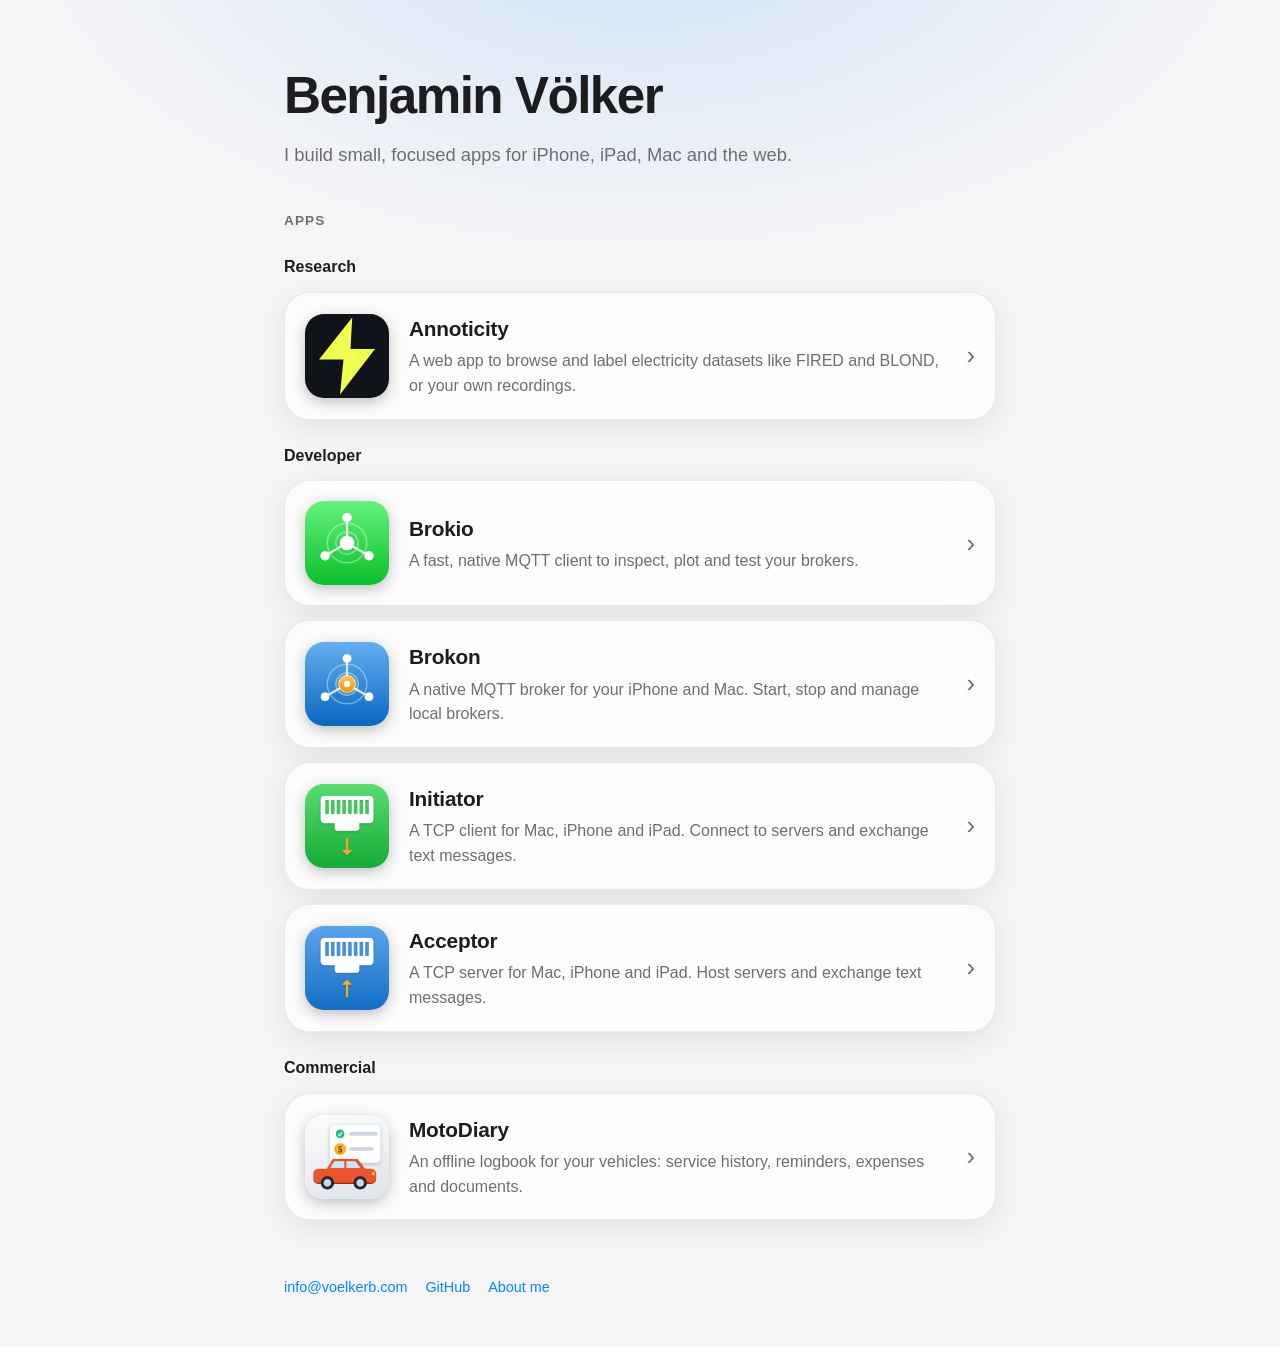
<file: index.html>
<!DOCTYPE html>
<html lang="en">
<head>
  <meta charset="utf-8">
  <meta name="viewport" content="width=device-width, initial-scale=1">
  <title>Benjamin Völker – Apps</title>
  <meta name="description" content="Apps by Benjamin Völker.">
  <link rel="icon" href="favicon.png">
  <link rel="stylesheet" href="style.css">
</head>
<body>
  <div class="wrap">
    <header class="site">
      <h1>Benjamin Völker</h1>
      <p>I build small, focused apps for iPhone, iPad, Mac and the web.</p>
    </header>

    <h2>Apps</h2>
    <section aria-labelledby="apps-research">
    <h3 class="app-category" id="apps-research">Research</h3>
    <a class="card" href="annoticity/">
      <img src="annoticity/icon.svg" alt="Annoticity app icon">
      <div>
        <h4>Annoticity</h4>
        <p>A web app to browse and label electricity datasets like FIRED and BLOND, or your own recordings.</p>
      </div>
      <span class="chev">›</span>
    </a>
    </section>
    <section aria-labelledby="apps-developer">
    <h3 class="app-category" id="apps-developer">Developer</h3>
    <a class="card" href="brokio/">
      <img src="brokio/icon.png" alt="Brokio app icon">
      <div>
        <h4>Brokio</h4>
        <p>A fast, native MQTT client to inspect, plot and test your brokers.</p>
      </div>
      <span class="chev">›</span>
    </a>
    <a class="card" href="brokon/">
      <img src="brokon/icon.png" alt="Brokon app icon">
      <div>
        <h4>Brokon</h4>
        <p>A native MQTT broker for your iPhone and Mac. Start, stop and manage local brokers.</p>
      </div>
      <span class="chev">›</span>
    </a>
    <a class="card" href="tcpclient/">
      <img src="tcpclient/icon.png" alt="Initiator app icon">
      <div>
        <h4>Initiator</h4>
        <p>A TCP client for Mac, iPhone and iPad. Connect to servers and exchange text messages.</p>
      </div>
      <span class="chev">›</span>
    </a>
    <a class="card" href="tcpserver/">
      <img src="tcpserver/icon.png" alt="Acceptor app icon">
      <div>
        <h4>Acceptor</h4>
        <p>A TCP server for Mac, iPhone and iPad. Host servers and exchange text messages.</p>
      </div>
      <span class="chev">›</span>
    </a>
    </section>
    <section aria-labelledby="apps-commercial">
    <h3 class="app-category" id="apps-commercial">Commercial</h3>
    <a class="card" href="motorfolio/">
      <img src="motorfolio/icon.png?v=20261116" alt="MotoDiary app icon">
      <div>
        <h4>MotoDiary</h4>
        <p>An offline logbook for your vehicles: service history, reminders, expenses and documents.</p>
      </div>
      <span class="chev">›</span>
    </a>
    </section>

    <footer>
      <a href="mailto:info@voelkerb.com">info@voelkerb.com</a>
      <a href="https://github.com/voelkerb">GitHub</a>
      <a href="https://voelkerb.github.io/">About me</a>
    </footer>
  </div>
</body>
</html>
</file>
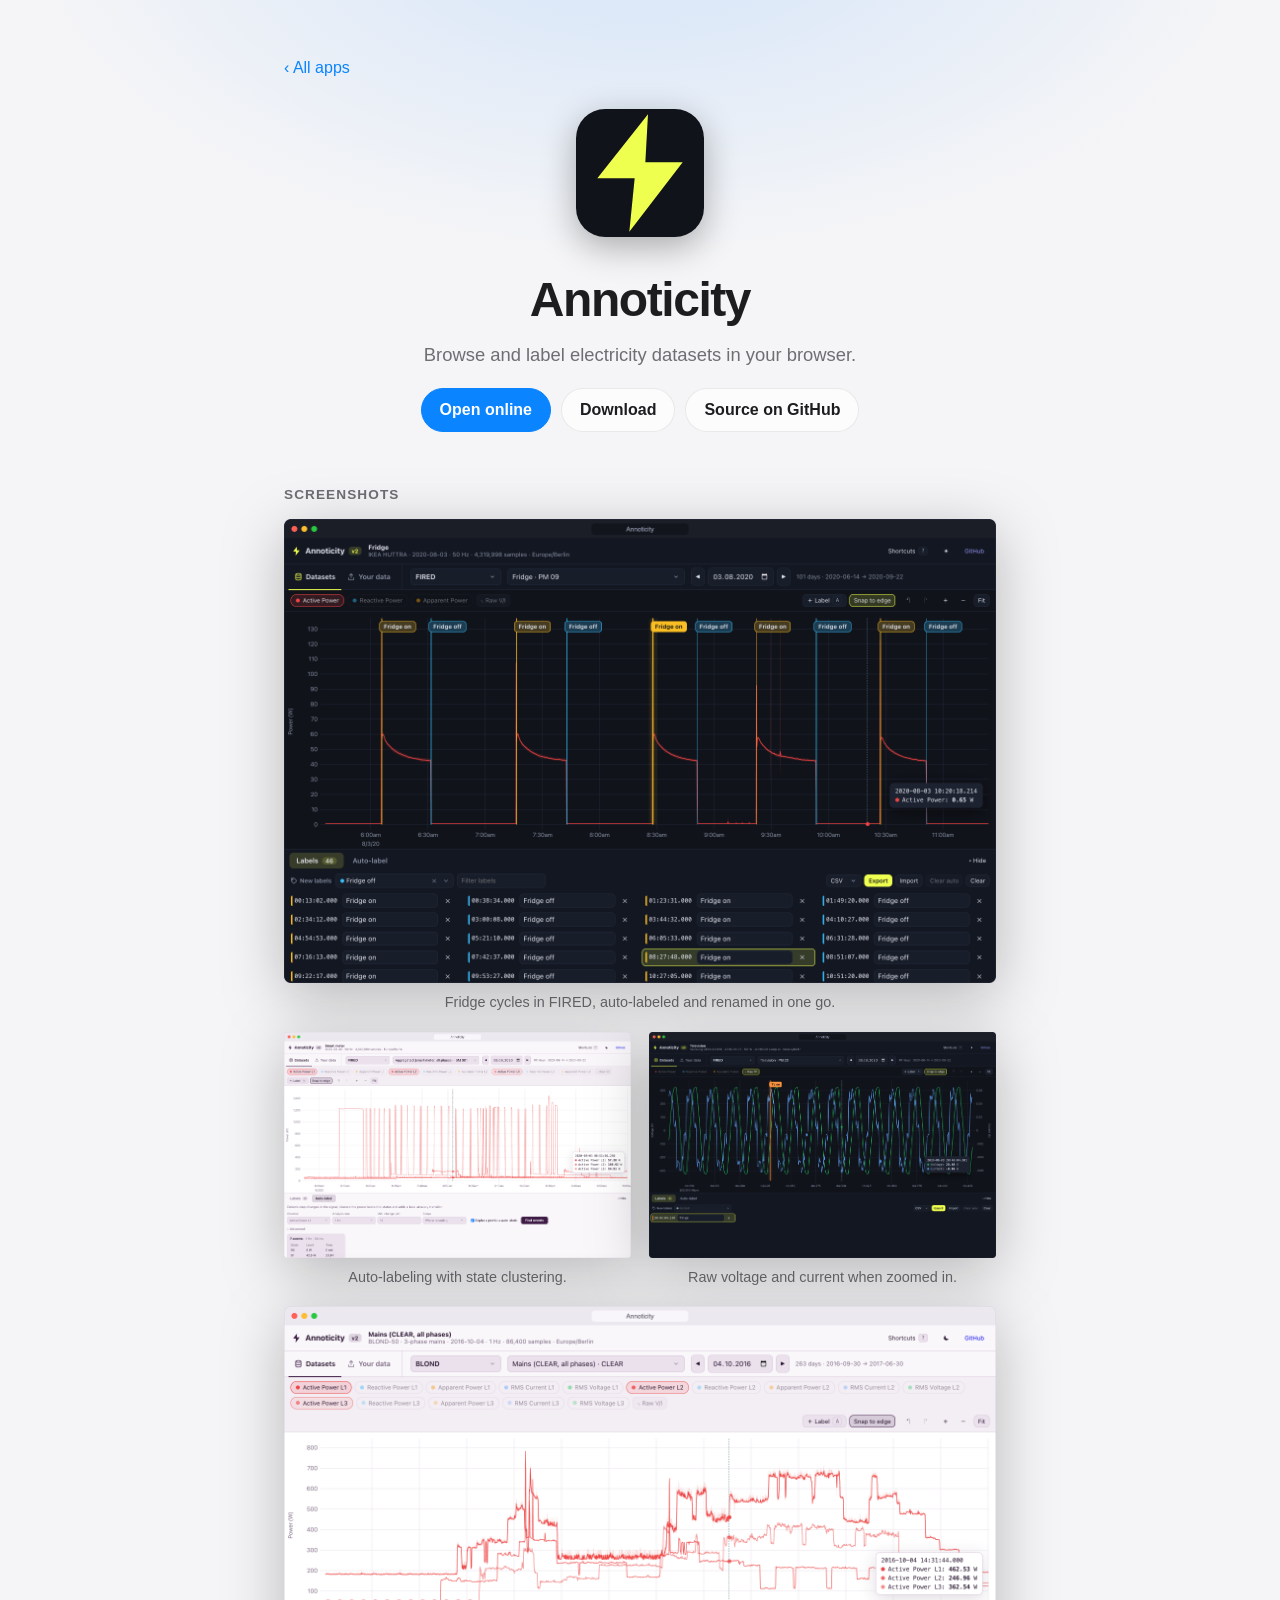
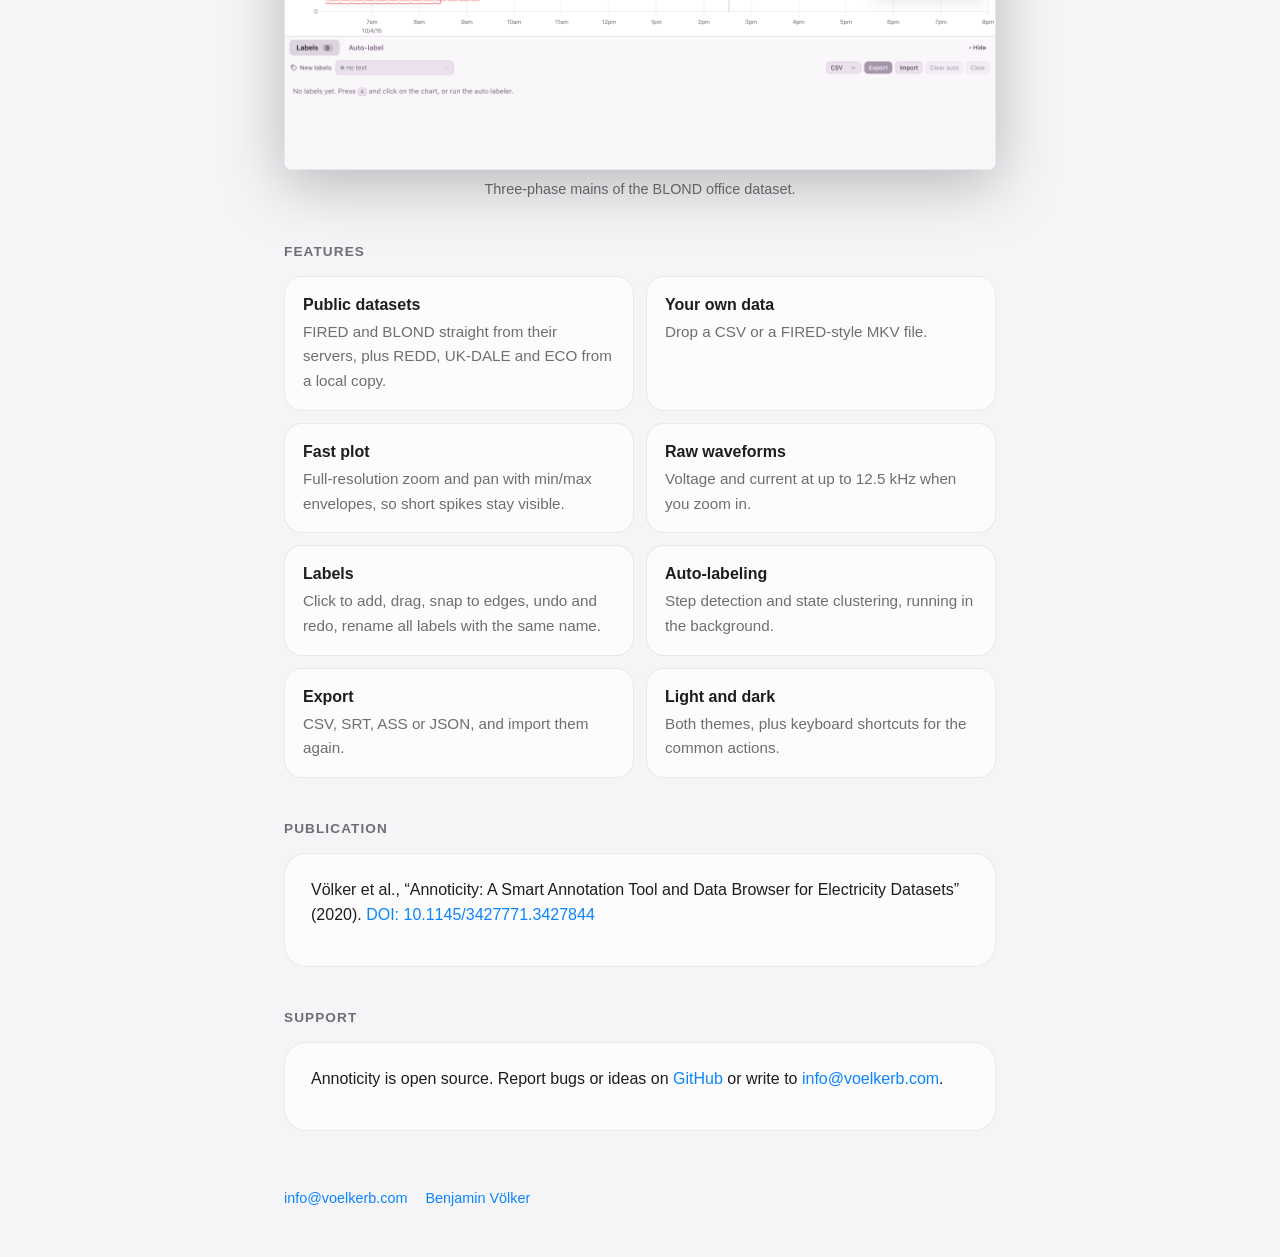
<file: annoticity/index.html>
<!DOCTYPE html>
<html lang="en">
<head>
  <meta charset="utf-8">
  <meta name="viewport" content="width=device-width, initial-scale=1">
  <title>Annoticity – Label electricity datasets</title>
  <meta name="description" content="Annoticity is a web app to browse and label electricity datasets like FIRED and BLOND, or your own recordings.">
  <link rel="icon" href="icon.svg" type="image/svg+xml">
  <link rel="stylesheet" href="../style.css">
  <style>
    .shots { display: grid; gap: 18px; }
    .shots figure { margin: 0; }
    .shots img { display: block; width: 100%; height: auto; filter: drop-shadow(0 14px 30px rgba(0,0,0,.25)); }
    .shots figcaption { color: var(--muted); font-size: .9rem; text-align: center; margin-top: 8px; }
    .shots .pair { display: grid; gap: 18px; grid-template-columns: 1fr 1fr; }
    @media (max-width: 560px) { .shots .pair { grid-template-columns: 1fr; } }
    .actions { display: flex; gap: 10px; justify-content: center; flex-wrap: wrap; margin-top: 18px; }
    .btn { padding: 9px 18px; border-radius: 999px; border: 1px solid var(--border); background: var(--card); color: var(--text); font-weight: 600; }
    .btn.primary { background: var(--accent); border-color: var(--accent); color: #fff; }
    a.btn:hover { text-decoration: none; filter: brightness(1.08); }
  </style>
</head>
<body>
  <div class="wrap">
    <a class="back" href="../">‹ All apps</a>

    <div class="hero">
      <img src="icon.svg" alt="Annoticity app icon">
      <h1>Annoticity</h1>
      <p>Browse and label electricity datasets in your browser.</p>
      <div class="actions">
        <a class="btn primary" href="https://annoticity.voelkerb.com/">Open online</a>
        <a class="btn" href="https://github.com/voelkerb/annoticity/releases/latest">Download</a>
        <a class="btn" href="https://github.com/voelkerb/annoticity">Source on GitHub</a>
      </div>
    </div>

    <h2>Screenshots</h2>
    <div class="shots">
      <figure>
        <img src="img/labels.png" alt="Fridge cycles from the FIRED dataset with on and off labels" loading="lazy">
        <figcaption>Fridge cycles in FIRED, auto-labeled and renamed in one go.</figcaption>
      </figure>
      <div class="pair">
        <figure>
          <img src="img/autolabel.png" alt="Auto-labeling the FIRED smart meter in the light theme" loading="lazy">
          <figcaption>Auto-labeling with state clustering.</figcaption>
        </figure>
        <figure>
          <img src="img/waveform.png" alt="Raw voltage and current of a TV switching on" loading="lazy">
          <figcaption>Raw voltage and current when zoomed in.</figcaption>
        </figure>
      </div>
      <figure>
        <img src="img/blond.png" alt="Three-phase mains of the BLOND office dataset" loading="lazy">
        <figcaption>Three-phase mains of the BLOND office dataset.</figcaption>
      </figure>
    </div>

    <h2>Features</h2>
    <ul class="features">
      <li><b>Public datasets</b><span>FIRED and BLOND straight from their servers, plus REDD, UK-DALE and ECO from a local copy.</span></li>
      <li><b>Your own data</b><span>Drop a CSV or a FIRED-style MKV file.</span></li>
      <li><b>Fast plot</b><span>Full-resolution zoom and pan with min/max envelopes, so short spikes stay visible.</span></li>
      <li><b>Raw waveforms</b><span>Voltage and current at up to 12.5 kHz when you zoom in.</span></li>
      <li><b>Labels</b><span>Click to add, drag, snap to edges, undo and redo, rename all labels with the same name.</span></li>
      <li><b>Auto-labeling</b><span>Step detection and state clustering, running in the background.</span></li>
      <li><b>Export</b><span>CSV, SRT, ASS or JSON, and import them again.</span></li>
      <li><b>Light and dark</b><span>Both themes, plus keyboard shortcuts for the common actions.</span></li>
    </ul>

    <h2>Publication</h2>
    <div class="prose">
      <p>Völker et al., “Annoticity: A Smart Annotation Tool and Data Browser for Electricity Datasets” (2020). <a href="https://doi.org/10.1145/3427771.3427844">DOI: 10.1145/3427771.3427844</a></p>
    </div>

    <h2>Support</h2>
    <div class="prose">
      <p>Annoticity is open source. Report bugs or ideas on <a href="https://github.com/voelkerb/annoticity/issues">GitHub</a> or write to <a href="mailto:info@voelkerb.com">info@voelkerb.com</a>.</p>
    </div>

    <footer>
      <a href="mailto:info@voelkerb.com">info@voelkerb.com</a>
      <a href="../">Benjamin Völker</a>
    </footer>
  </div>
</body>
</html>
</file>
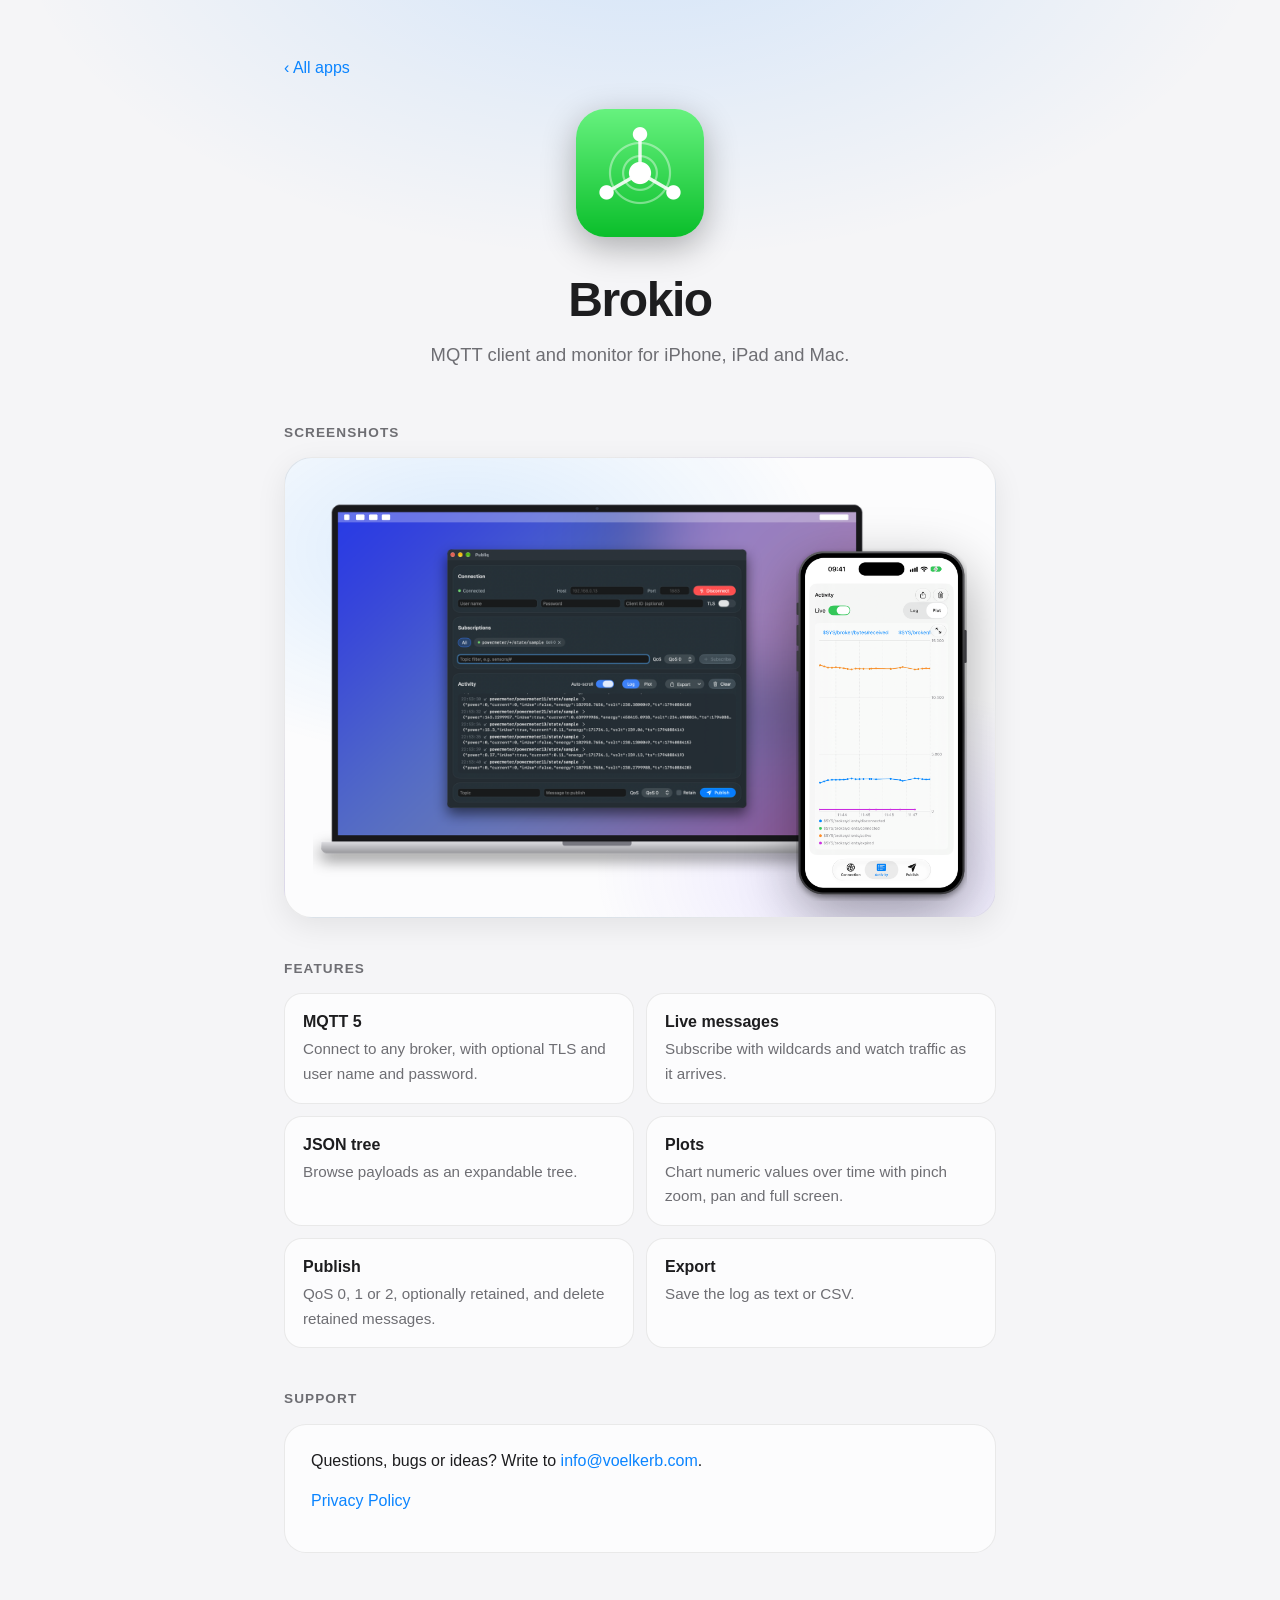
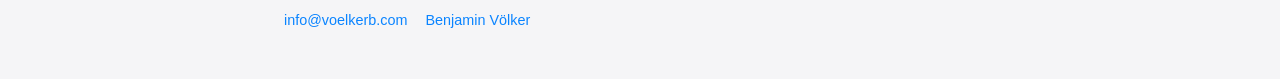
<file: brokio/index.html>
<!DOCTYPE html>
<html lang="en">
<head>
  <meta charset="utf-8">
  <meta name="viewport" content="width=device-width, initial-scale=1">
  <title>Brokio – MQTT client for iPhone, iPad and Mac</title>
  <meta name="description" content="Brokio is a fast, native MQTT 5 client for inspecting and testing your brokers.">
  <link rel="icon" href="../favicon.png">
  <link rel="stylesheet" href="../style.css">
</head>
<body>
  <div class="wrap">
    <a class="back" href="../">‹ All apps</a>

    <div class="hero">
      <img src="icon.png" alt="Brokio app icon">
      <h1>Brokio</h1>
      <p>MQTT client and monitor for iPhone, iPad and Mac.</p>
    </div>

    <h2>Screenshots</h2>
    <div class="stage">
      <img class="dev-mac" src="img/mac-frame.png" alt="Brokio on Mac showing connection, subscriptions and live activity" loading="lazy">
      <img class="dev-iphone" src="img/iphone-frame.png" alt="Brokio on iPhone showing a live MQTT plot" loading="lazy">
    </div>

    <h2>Features</h2>
    <ul class="features">
      <li><b>MQTT 5</b><span>Connect to any broker, with optional TLS and user name and password.</span></li>
      <li><b>Live messages</b><span>Subscribe with wildcards and watch traffic as it arrives.</span></li>
      <li><b>JSON tree</b><span>Browse payloads as an expandable tree.</span></li>
      <li><b>Plots</b><span>Chart numeric values over time with pinch zoom, pan and full screen.</span></li>
      <li><b>Publish</b><span>QoS 0, 1 or 2, optionally retained, and delete retained messages.</span></li>
      <li><b>Export</b><span>Save the log as text or CSV.</span></li>
    </ul>

    <h2>Support</h2>
    <div class="prose">
      <p>Questions, bugs or ideas? Write to <a href="mailto:info@voelkerb.com">info@voelkerb.com</a>.</p>
      <p><a href="privacy.html">Privacy Policy</a></p>
    </div>

    <footer>
      <a href="mailto:info@voelkerb.com">info@voelkerb.com</a>
      <a href="../">Benjamin Völker</a>
    </footer>
  </div>
</body>
</html>
</file>
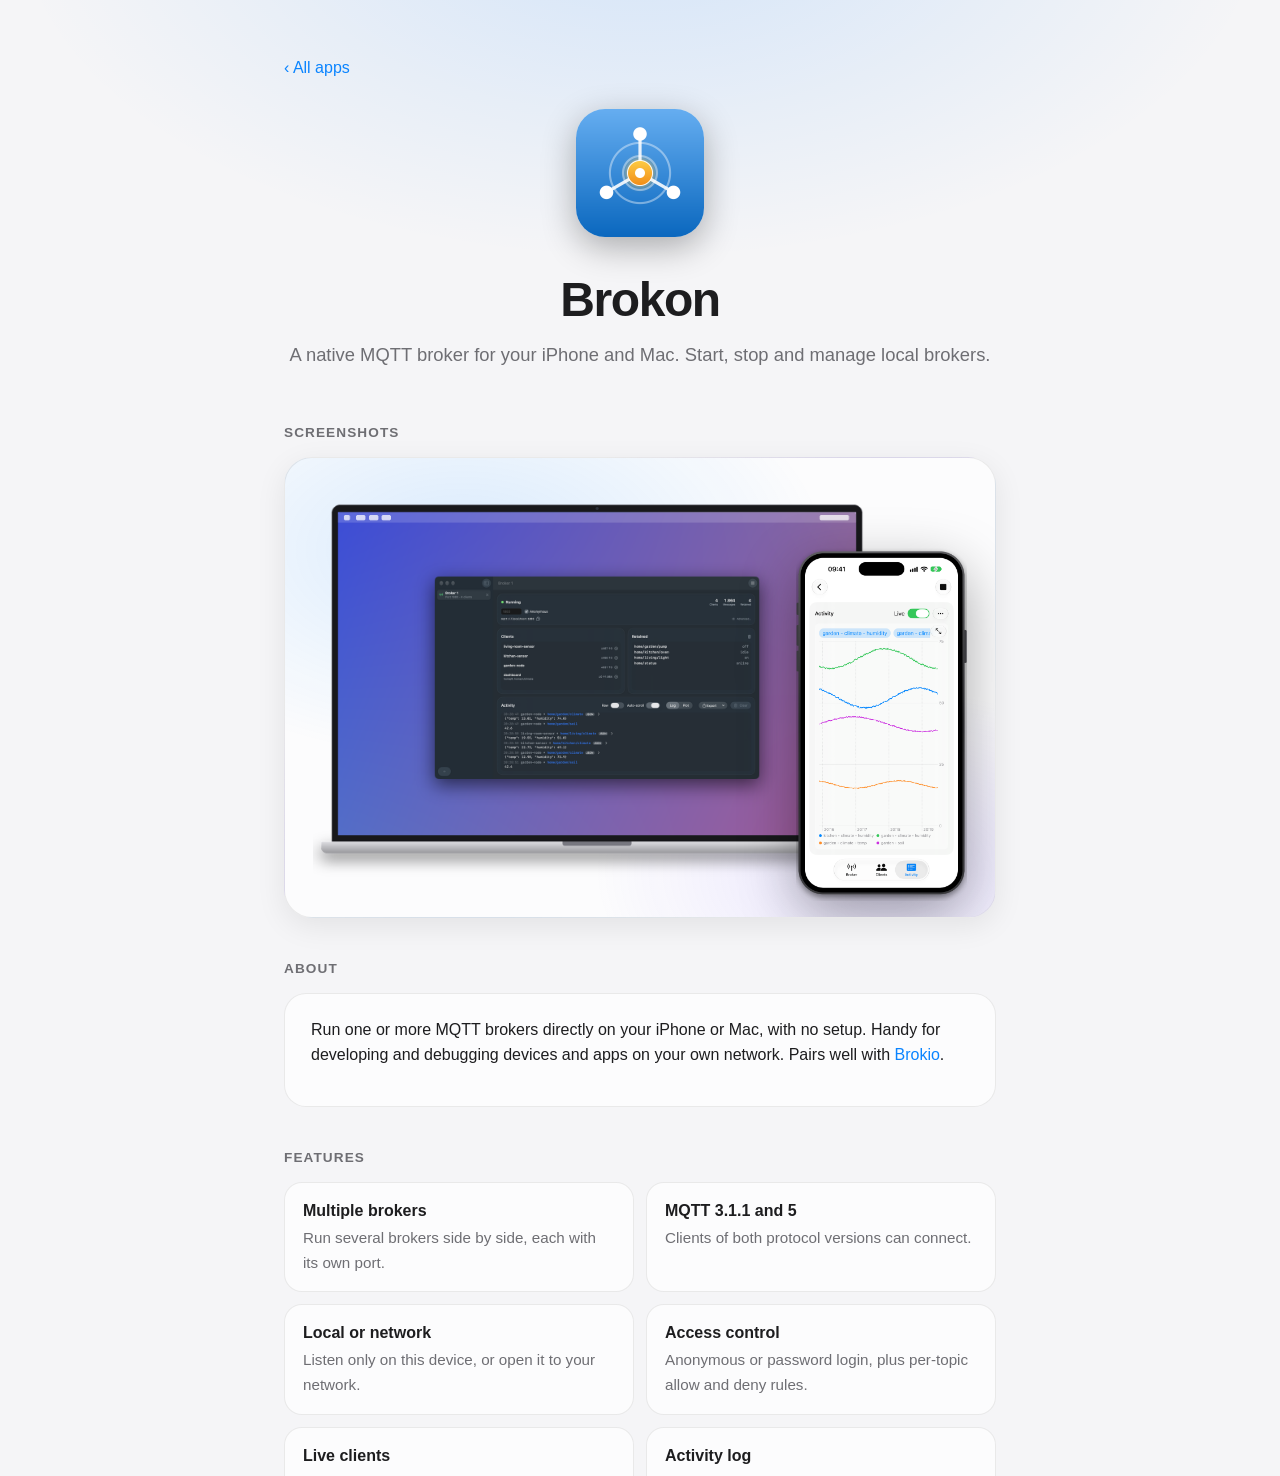
<file: brokkr/index.html>
<!DOCTYPE html>
<html lang="en">
<head>
  <meta charset="utf-8">
  <title>Brokon</title>
  <meta http-equiv="refresh" content="0; url=../brokon/">
  <link rel="canonical" href="https://voelkerb.github.io/apps/brokon/">
</head>
<body>
  <p>Brokkr is now <a href="../brokon/">Brokon</a>.</p>
</body>
</html>
</file>
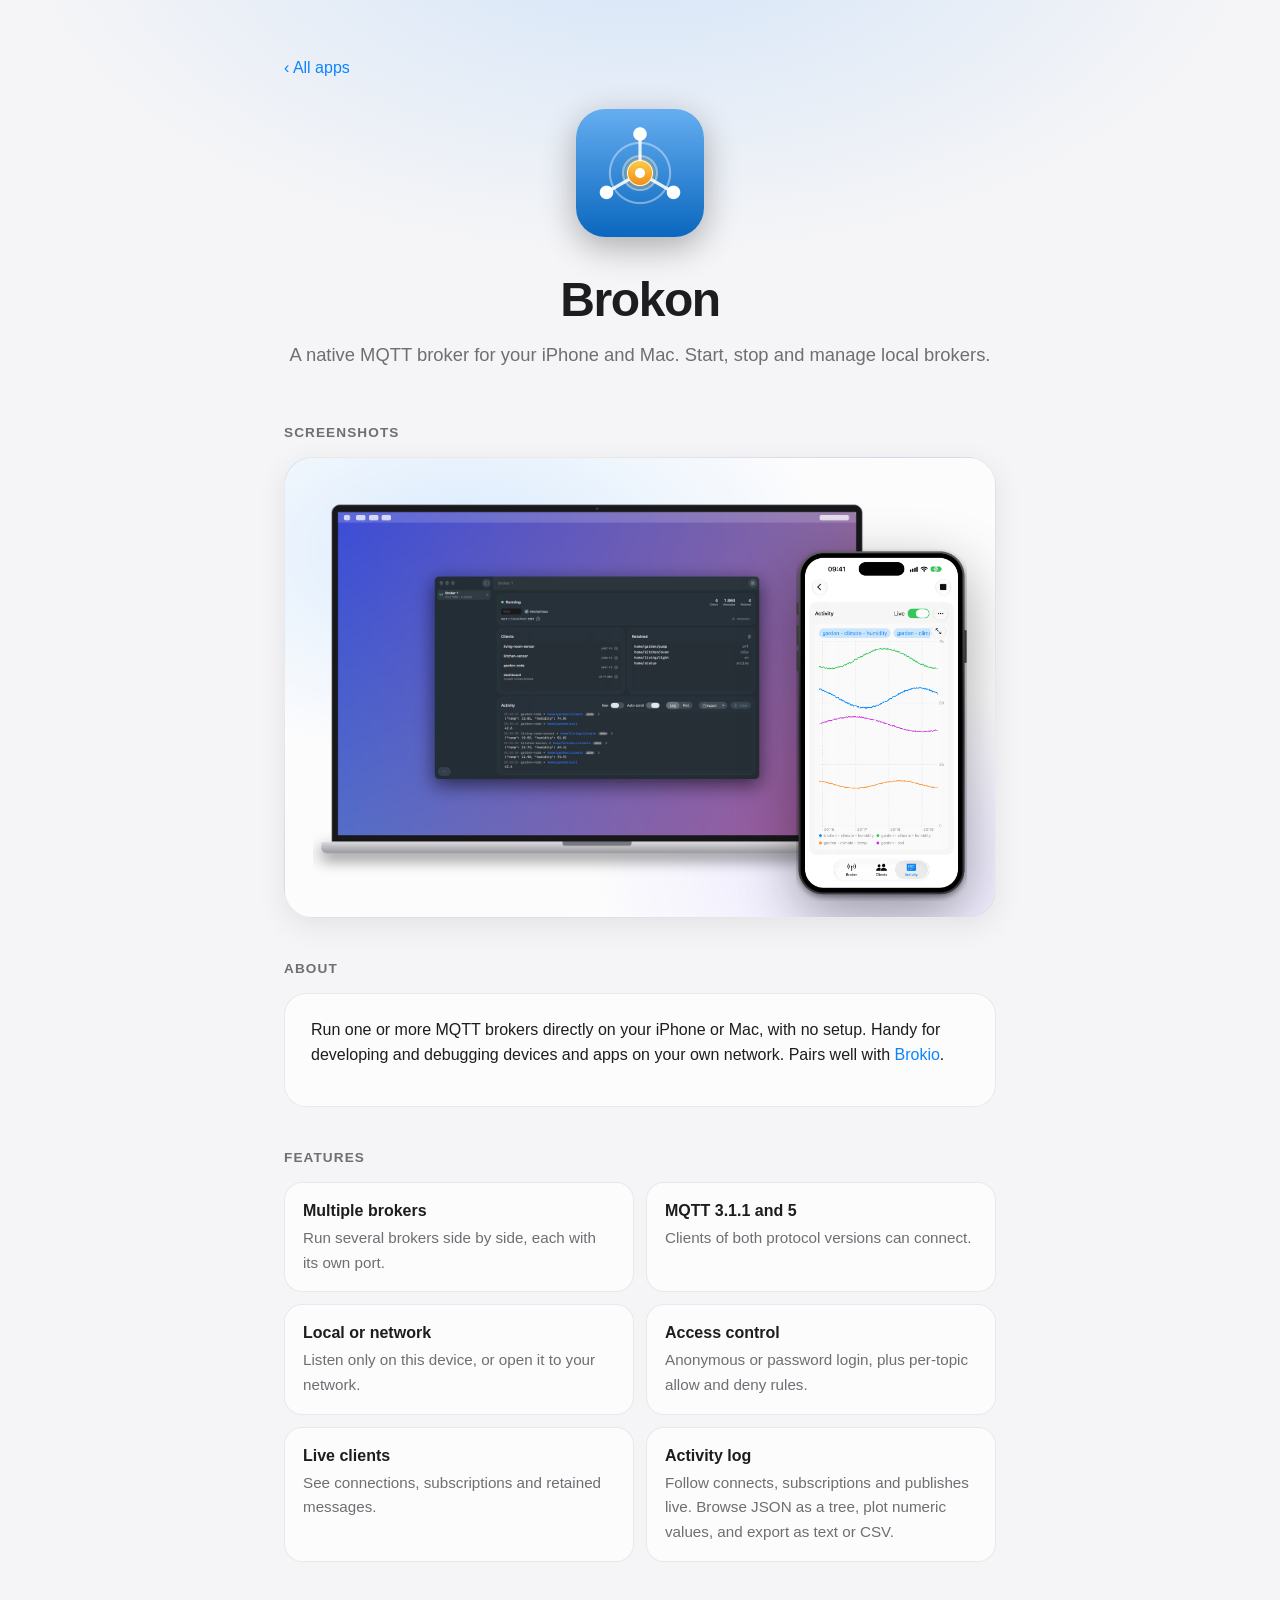
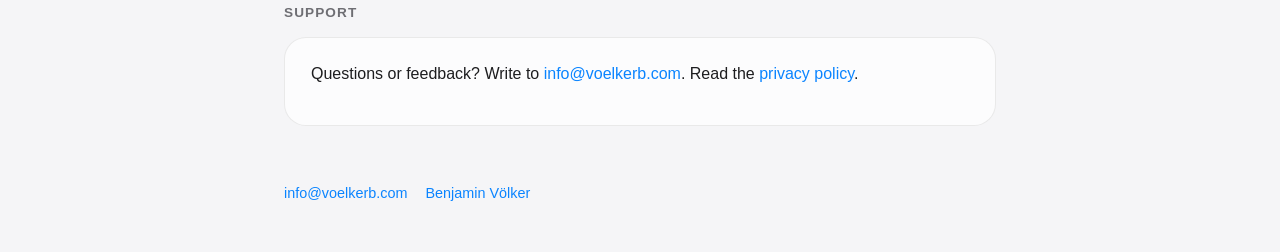
<file: brokon/index.html>
<!DOCTYPE html>
<html lang="en">
<head>
  <meta charset="utf-8">
  <meta name="viewport" content="width=device-width, initial-scale=1">
  <title>Brokon – MQTT broker for iPhone and Mac</title>
  <meta name="description" content="A native MQTT broker for your iPhone and Mac. Start, stop and manage local brokers.">
  <link rel="icon" href="../favicon.png">
  <link rel="stylesheet" href="../style.css">
</head>
<body>
  <div class="wrap">
    <a class="back" href="../">‹ All apps</a>

    <div class="hero">
      <img src="icon.png" alt="Brokon app icon">
      <h1>Brokon</h1>
      <p>A native MQTT broker for your iPhone and Mac. Start, stop and manage local brokers.</p>
    </div>

    <h2>Screenshots</h2>
    <div class="stage">
      <img class="dev-mac" src="img/mac-frame.png" alt="Brokon on Mac showing running broker, clients, retained messages and live activity" loading="lazy">
      <img class="dev-iphone" src="img/iphone-frame.png" alt="Brokon on iPhone showing a live plot of MQTT values" loading="lazy">
    </div>

    <h2>About</h2>
    <div class="prose">
      <p>Run one or more MQTT brokers directly on your iPhone or Mac, with no setup. Handy for developing and debugging devices and apps on your own network. Pairs well with <a href="../brokio/">Brokio</a>.</p>
    </div>

    <h2>Features</h2>
    <ul class="features">
      <li><b>Multiple brokers</b><span>Run several brokers side by side, each with its own port.</span></li>
      <li><b>MQTT 3.1.1 and 5</b><span>Clients of both protocol versions can connect.</span></li>
      <li><b>Local or network</b><span>Listen only on this device, or open it to your network.</span></li>
      <li><b>Access control</b><span>Anonymous or password login, plus per-topic allow and deny rules.</span></li>
      <li><b>Live clients</b><span>See connections, subscriptions and retained messages.</span></li>
      <li><b>Activity log</b><span>Follow connects, subscriptions and publishes live. Browse JSON as a tree, plot numeric values, and export as text or CSV.</span></li>
    </ul>

    <h2>Support</h2>
    <div class="prose">
      <p>Questions or feedback? Write to <a href="mailto:info@voelkerb.com">info@voelkerb.com</a>. Read the <a href="privacy.html">privacy policy</a>.</p>
    </div>

    <footer>
      <a href="mailto:info@voelkerb.com">info@voelkerb.com</a>
      <a href="../">Benjamin Völker</a>
    </footer>
  </div>
</body>
</html>
</file>
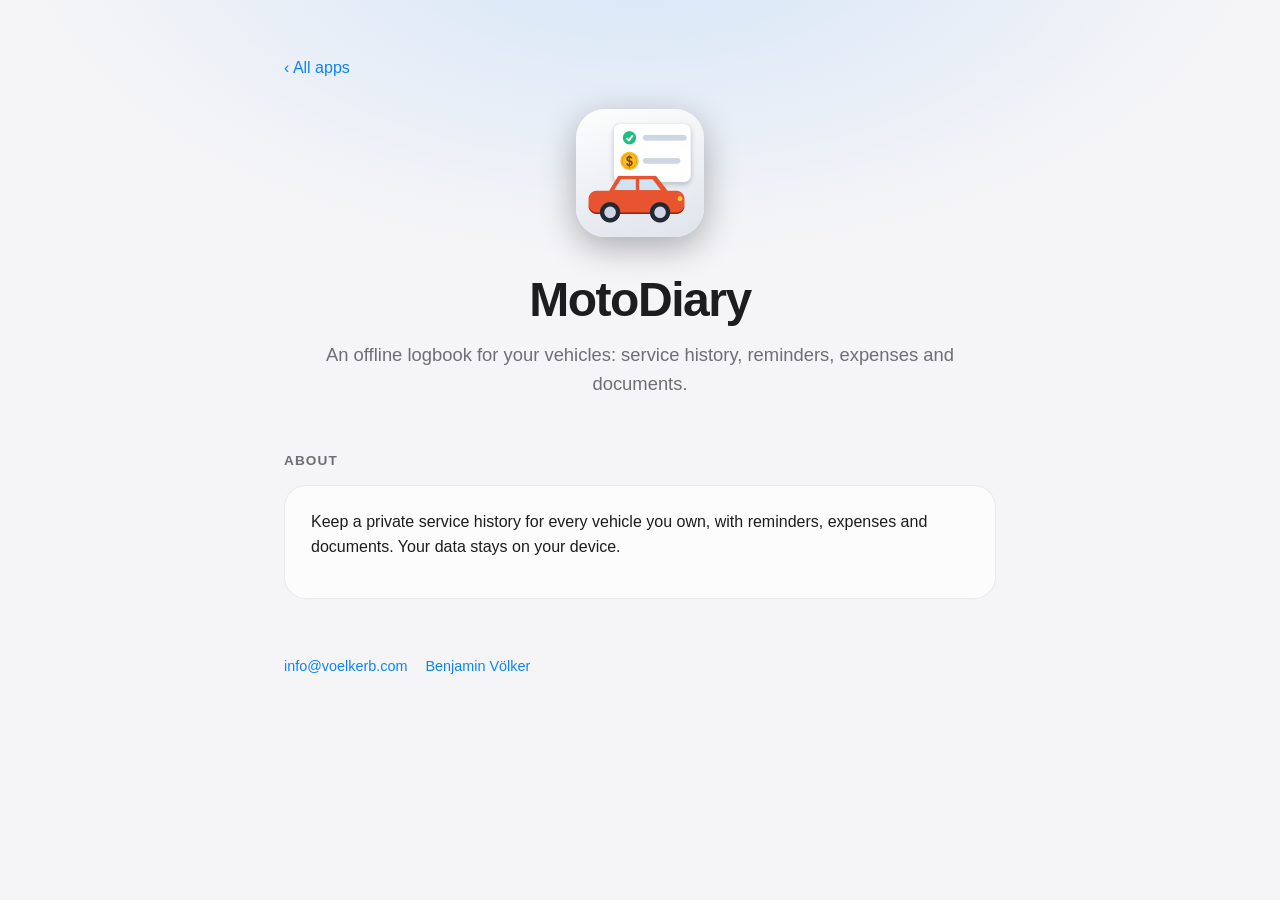
<file: motorfolio/index.html>
<!DOCTYPE html>
<html lang="en">
<head>
  <meta charset="utf-8">
  <meta name="viewport" content="width=device-width, initial-scale=1">
  <title>MotoDiary – Vehicle maintenance logbook</title>
  <meta name="description" content="An offline logbook for your vehicles: service history, reminders, expenses and documents.">
  <link rel="icon" href="../favicon.png">
  <link rel="stylesheet" href="../style.css">
</head>
<body>
  <div class="wrap">
    <a class="back" href="../">‹ All apps</a>

    <div class="hero">
      <img src="icon.png?v=20261116" alt="MotoDiary app icon">
      <h1>MotoDiary</h1>
      <p>An offline logbook for your vehicles: service history, reminders, expenses and documents.</p>
    </div>

    <h2>About</h2>
    <div class="prose">
      <p>Keep a private service history for every vehicle you own, with reminders, expenses and documents. Your data stays on your device.</p>
    </div>

    <footer>
      <a href="mailto:info@voelkerb.com">info@voelkerb.com</a>
      <a href="../">Benjamin Völker</a>
    </footer>
  </div>
</body>
</html>
</file>
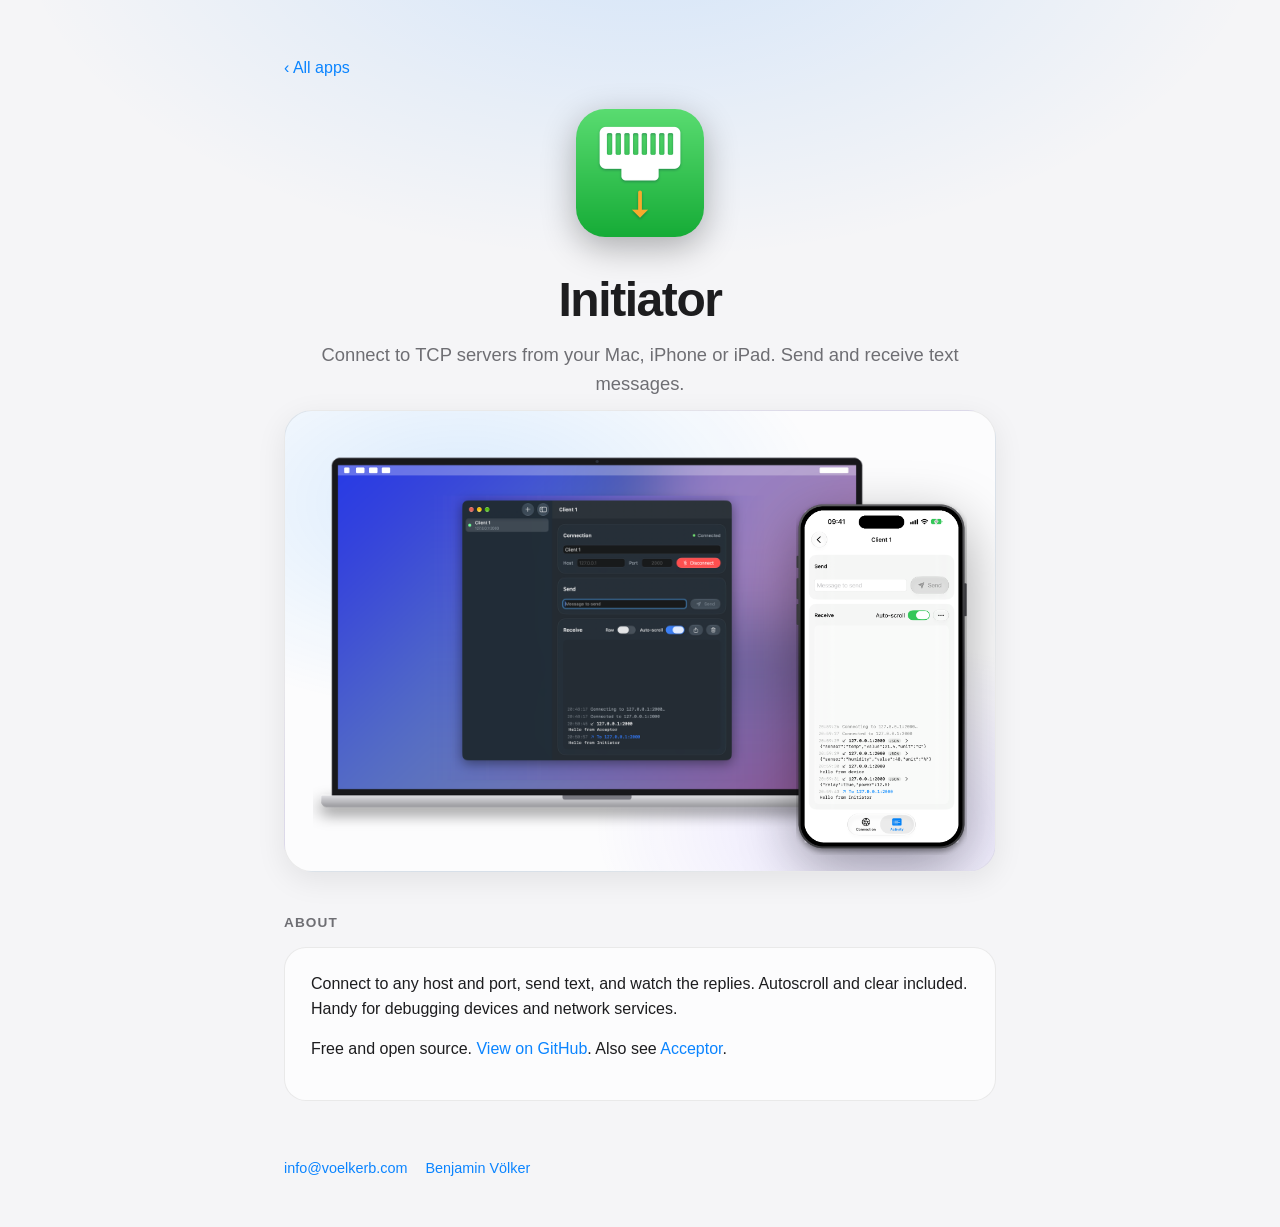
<file: tcpclient/index.html>
<!DOCTYPE html>
<html lang="en">
<head>
  <meta charset="utf-8">
  <meta name="viewport" content="width=device-width, initial-scale=1">
  <title>Initiator – TCP tool for Mac, iPhone and iPad</title>
  <meta name="description" content="Connect to TCP servers from your Mac, iPhone or iPad. Send and receive text messages.">
  <link rel="icon" href="../favicon.png">
  <link rel="stylesheet" href="../style.css">
</head>
<body>
  <div class="wrap">
    <a class="back" href="../">‹ All apps</a>

    <div class="hero">
      <img src="icon.png" alt="Initiator app icon">
      <h1>Initiator</h1>
      <p>Connect to TCP servers from your Mac, iPhone or iPad. Send and receive text messages.</p>
    </div>

    <div class="stage">
      <img class="dev-mac" src="img/mac-frame.png" alt="Initiator on Mac connected to a server" loading="lazy">
      <img class="dev-iphone" src="img/iphone-frame.png" alt="Initiator on iPhone showing live traffic" loading="lazy">
    </div>

    <h2>About</h2>
    <div class="prose">
      <p>Connect to any host and port, send text, and watch the replies. Autoscroll and clear included. Handy for debugging devices and network services.</p>
      <p>Free and open source. <a href="https://github.com/voelkerb/TCPClient">View on GitHub</a>. Also see <a href="../tcpserver/">Acceptor</a>.</p>
    </div>

    <footer>
      <a href="mailto:info@voelkerb.com">info@voelkerb.com</a>
      <a href="../">Benjamin Völker</a>
    </footer>
  </div>
</body>
</html>
</file>
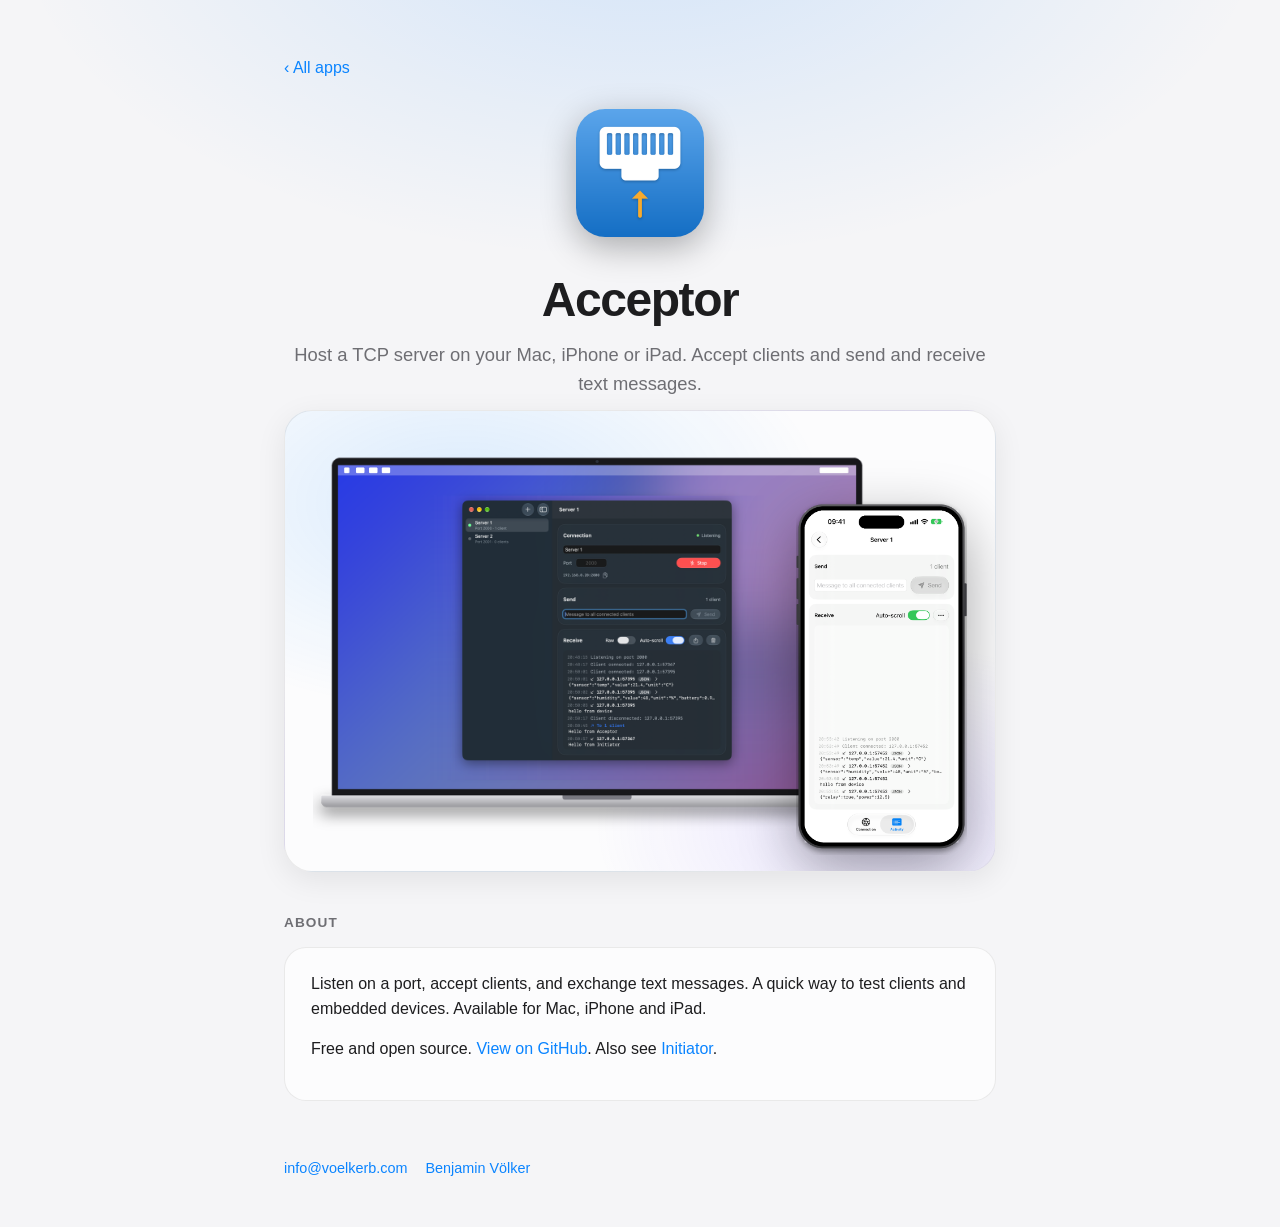
<file: tcpserver/index.html>
<!DOCTYPE html>
<html lang="en">
<head>
  <meta charset="utf-8">
  <meta name="viewport" content="width=device-width, initial-scale=1">
  <title>Acceptor – TCP tool for Mac, iPhone and iPad</title>
  <meta name="description" content="Host a TCP server on your Mac, iPhone or iPad. Accept clients and send and receive text messages.">
  <link rel="icon" href="../favicon.png">
  <link rel="stylesheet" href="../style.css">
</head>
<body>
  <div class="wrap">
    <a class="back" href="../">‹ All apps</a>

    <div class="hero">
      <img src="icon.png" alt="Acceptor app icon">
      <h1>Acceptor</h1>
      <p>Host a TCP server on your Mac, iPhone or iPad. Accept clients and send and receive text messages.</p>
    </div>

    <div class="stage">
      <img class="dev-mac" src="img/mac-frame.png" alt="Acceptor on Mac listening for clients" loading="lazy">
      <img class="dev-iphone" src="img/iphone-frame.png" alt="Acceptor on iPhone showing live traffic" loading="lazy">
    </div>

    <h2>About</h2>
    <div class="prose">
      <p>Listen on a port, accept clients, and exchange text messages. A quick way to test clients and embedded devices. Available for Mac, iPhone and iPad.</p>
      <p>Free and open source. <a href="https://github.com/voelkerb/TCPServer">View on GitHub</a>. Also see <a href="../tcpclient/">Initiator</a>.</p>
    </div>

    <footer>
      <a href="mailto:info@voelkerb.com">info@voelkerb.com</a>
      <a href="../">Benjamin Völker</a>
    </footer>
  </div>
</body>
</html>
</file>
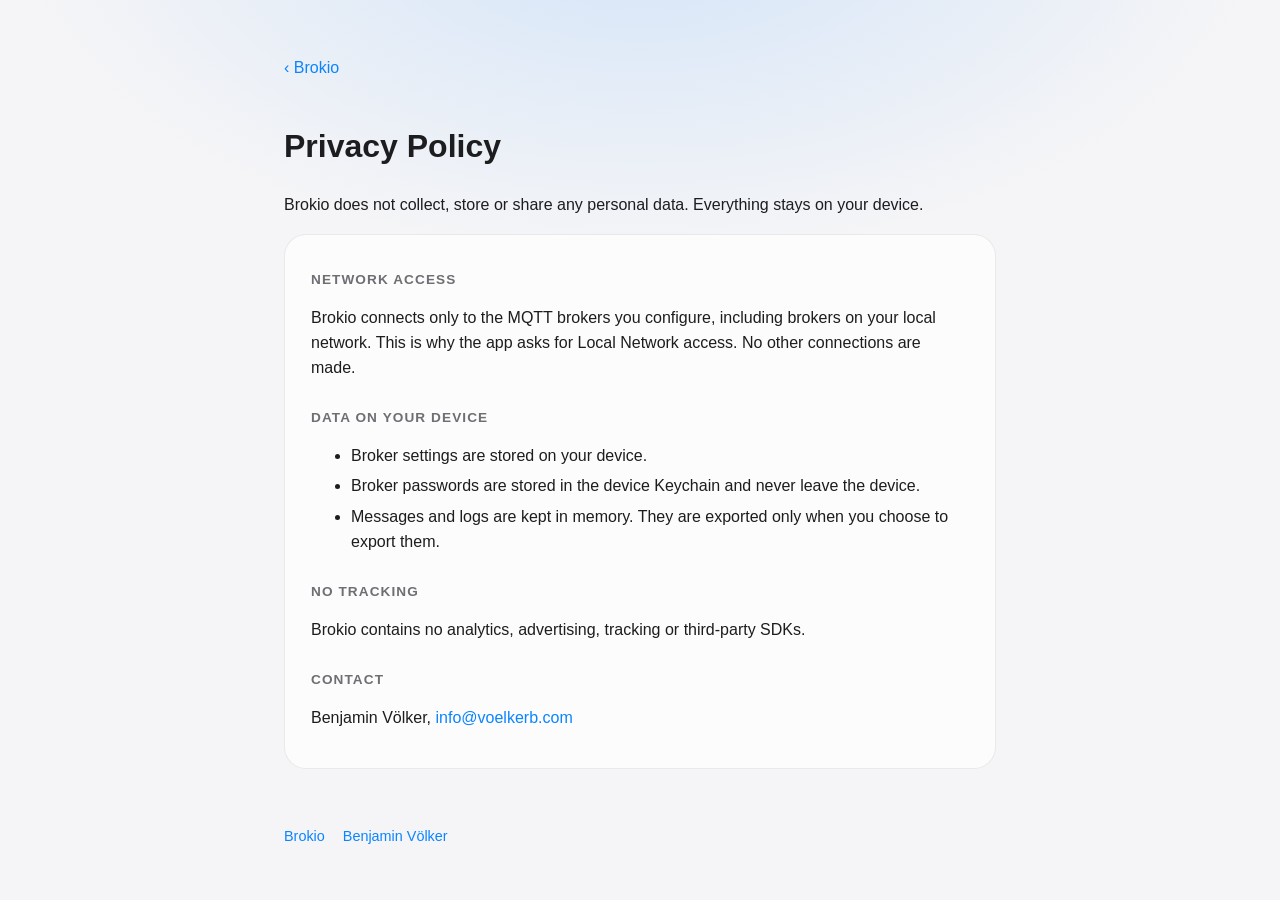
<file: brokio/privacy.html>
<!DOCTYPE html>
<html lang="en">
<head>
  <meta charset="utf-8">
  <meta name="viewport" content="width=device-width, initial-scale=1">
  <title>Brokio – Privacy Policy</title>
  <link rel="icon" href="../favicon.png">
  <link rel="stylesheet" href="../style.css">
</head>
<body>
  <div class="wrap">
    <a class="back" href="./">‹ Brokio</a>
    <h1>Privacy Policy</h1>
    <p>Brokio does not collect, store or share any personal data. Everything stays on your device.</p>

    <div class="prose">
      <h2>Network access</h2>
      <p>Brokio connects only to the MQTT brokers you configure, including brokers on your local network. This is why the app asks for Local Network access. No other connections are made.</p>

      <h2>Data on your device</h2>
      <ul>
        <li>Broker settings are stored on your device.</li>
        <li>Broker passwords are stored in the device Keychain and never leave the device.</li>
        <li>Messages and logs are kept in memory. They are exported only when you choose to export them.</li>
      </ul>

      <h2>No tracking</h2>
      <p>Brokio contains no analytics, advertising, tracking or third-party SDKs.</p>

      <h2>Contact</h2>
      <p>Benjamin Völker, <a href="mailto:info@voelkerb.com">info@voelkerb.com</a></p>
    </div>

    <footer>
      <a href="./">Brokio</a>
      <a href="../">Benjamin Völker</a>
    </footer>
  </div>
</body>
</html>
</file>
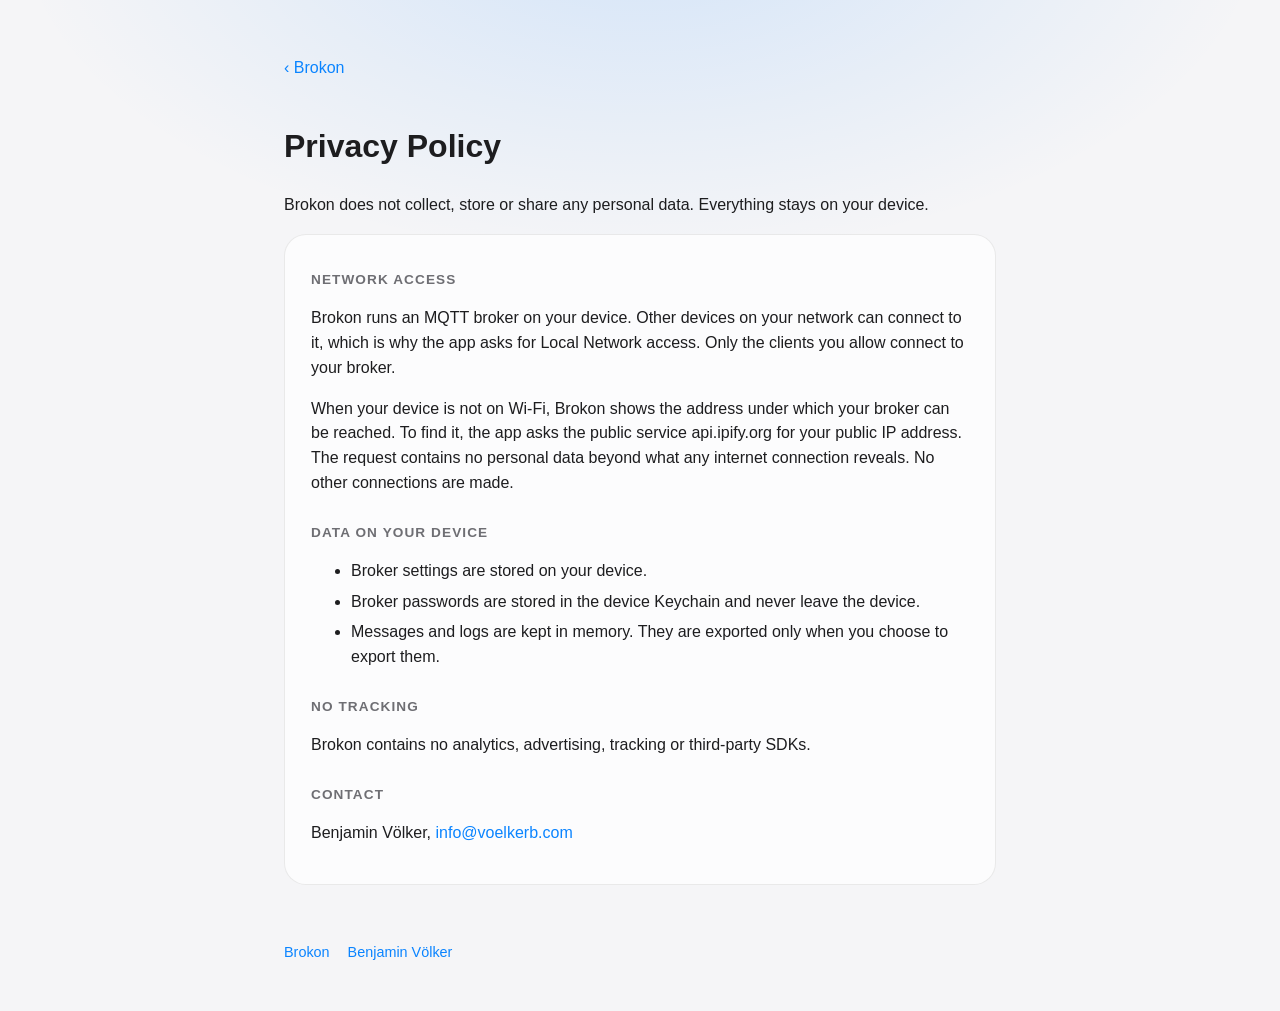
<file: brokon/privacy.html>
<!DOCTYPE html>
<html lang="en">
<head>
  <meta charset="utf-8">
  <meta name="viewport" content="width=device-width, initial-scale=1">
  <title>Brokon – Privacy Policy</title>
  <link rel="icon" href="../favicon.png">
  <link rel="stylesheet" href="../style.css">
</head>
<body>
  <div class="wrap">
    <a class="back" href="./">‹ Brokon</a>
    <h1>Privacy Policy</h1>
    <p>Brokon does not collect, store or share any personal data. Everything stays on your device.</p>

    <div class="prose">
      <h2>Network access</h2>
      <p>Brokon runs an MQTT broker on your device. Other devices on your network can connect to it, which is why the app asks for Local Network access. Only the clients you allow connect to your broker.</p>
      <p>When your device is not on Wi-Fi, Brokon shows the address under which your broker can be reached. To find it, the app asks the public service api.ipify.org for your public IP address. The request contains no personal data beyond what any internet connection reveals. No other connections are made.</p>

      <h2>Data on your device</h2>
      <ul>
        <li>Broker settings are stored on your device.</li>
        <li>Broker passwords are stored in the device Keychain and never leave the device.</li>
        <li>Messages and logs are kept in memory. They are exported only when you choose to export them.</li>
      </ul>

      <h2>No tracking</h2>
      <p>Brokon contains no analytics, advertising, tracking or third-party SDKs.</p>

      <h2>Contact</h2>
      <p>Benjamin Völker, <a href="mailto:info@voelkerb.com">info@voelkerb.com</a></p>
    </div>

    <footer>
      <a href="./">Brokon</a>
      <a href="../">Benjamin Völker</a>
    </footer>
  </div>
</body>
</html>
</file>
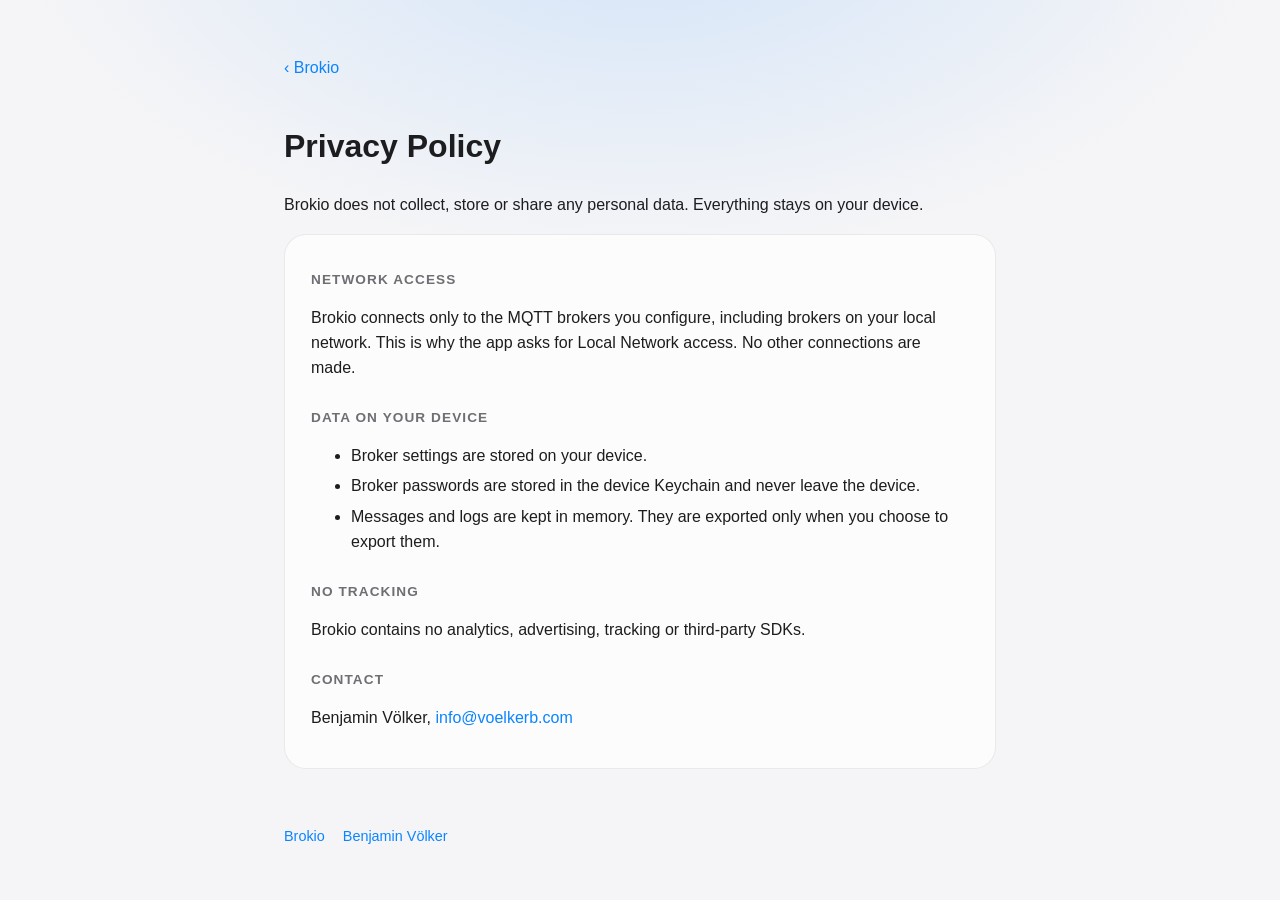
<file: publiq/privacy.html>
<!doctype html><meta charset="utf-8"><title>Brokio</title><meta http-equiv="refresh" content="0; url=../brokio/privacy.html"><link rel="canonical" href="../brokio/privacy.html"><a href="../brokio/privacy.html">Brokio</a>
</file>
<file: style.css>
:root {
  color-scheme: light dark;
  --bg: #f5f5f7;
  --bg-glow: rgba(0, 122, 255, 0.14);
  --card: rgba(255, 255, 255, 0.72);
  --border: rgba(0, 0, 0, 0.08);
  --text: #1d1d1f;
  --muted: #6e6e73;
  --accent: #0a84ff;
  --shadow: 0 8px 30px rgba(0, 0, 0, 0.08);
}

@media (prefers-color-scheme: dark) {
  :root {
    --bg: #000;
    --bg-glow: rgba(10, 132, 255, 0.22);
    --card: rgba(255, 255, 255, 0.06);
    --border: rgba(255, 255, 255, 0.1);
    --text: #f5f5f7;
    --muted: #98989d;
    --shadow: 0 8px 30px rgba(0, 0, 0, 0.5);
  }
}

* { box-sizing: border-box; }

body {
  margin: 0;
  min-height: 100vh;
  font-family: -apple-system, BlinkMacSystemFont, "SF Pro Text", "Segoe UI", Roboto, sans-serif;
  line-height: 1.55;
  color: var(--text);
  background:
    radial-gradient(900px 500px at 50% -10%, var(--bg-glow), transparent 70%),
    var(--bg);
  background-attachment: fixed;
  -webkit-font-smoothing: antialiased;
}

a { color: var(--accent); text-decoration: none; }
a:hover { text-decoration: underline; }

.wrap { max-width: 760px; margin: 0 auto; padding: 56px 24px 48px; }

header.site { margin-bottom: 40px; }
header.site h1 { font-size: clamp(2.2rem, 6vw, 3.2rem); letter-spacing: -0.03em; margin: 0 0 6px; }
header.site p { margin: 0; color: var(--muted); font-size: 1.15rem; }

h2 { font-size: 0.85rem; text-transform: uppercase; letter-spacing: 0.08em; color: var(--muted); margin: 40px 0 14px; }
.app-category { font-size: 1rem; color: var(--text); margin: 24px 0 12px; }

.card {
  display: flex;
  align-items: center;
  gap: 20px;
  padding: 20px;
  background: var(--card);
  border: 1px solid var(--border);
  border-radius: 26px;
  box-shadow: var(--shadow);
  -webkit-backdrop-filter: blur(24px);
  backdrop-filter: blur(24px);
  color: inherit;
  transition: transform 0.2s ease;
}
a.card:hover { transform: translateY(-2px); text-decoration: none; }
.card img { width: 84px; height: 84px; border-radius: 19px; box-shadow: 0 4px 14px rgba(0, 0, 0, 0.25); flex: none; }
.card h4 { margin: 0 0 4px; font-size: 1.3rem; letter-spacing: -0.01em; }
.card p { margin: 0; color: var(--muted); }
.card .chev { margin-left: auto; color: var(--muted); font-size: 1.6rem; }

.hero { text-align: center; padding: 8px 0 12px; }
.hero img { width: 128px; height: 128px; border-radius: 29px; box-shadow: 0 10px 34px rgba(0, 0, 0, 0.3); }
.hero h1 { font-size: clamp(2.2rem, 6vw, 3rem); letter-spacing: -0.03em; margin: 18px 0 4px; }
.hero p { color: var(--muted); font-size: 1.15rem; margin: 0; }

.features { list-style: none; padding: 0; margin: 0; display: grid; gap: 12px; grid-template-columns: repeat(auto-fit, minmax(260px, 1fr)); }
.features li {
  padding: 16px 18px;
  background: var(--card);
  border: 1px solid var(--border);
  border-radius: 18px;
}
.features b { display: block; margin-bottom: 2px; }
.features span { color: var(--muted); font-size: 0.95rem; }

.prose { background: var(--card); border: 1px solid var(--border); border-radius: 22px; padding: 8px 26px 22px; }
.prose h2 { margin-top: 26px; }
.prose li { margin: 6px 0; }

footer { margin-top: 56px; color: var(--muted); font-size: 0.9rem; display: flex; gap: 18px; flex-wrap: wrap; }
.back { display: inline-block; margin-bottom: 20px; }


.stage {
  position: relative;
  padding: 44px 0 40px;
  border-radius: 28px;
  background:
    radial-gradient(520px 300px at 25% 20%, var(--bg-glow), transparent 70%),
    radial-gradient(420px 260px at 85% 90%, rgba(120, 90, 255, 0.16), transparent 70%),
    var(--card);
  border: 1px solid var(--border);
  box-shadow: var(--shadow);
  overflow: hidden;
  display: flex;
  justify-content: center;
}
.dev-mac { display: block; width: 80%; height: auto; margin-right: 12%; }
.dev-iphone {
  position: absolute;
  right: 4%;
  bottom: 16px;
  width: 24%;
  height: auto;
  filter: drop-shadow(0 18px 28px rgba(0, 0, 0, 0.35));
}

@media (max-width: 560px) {
  .stage { padding: 28px 0 28px; }
  .dev-mac { width: 88%; margin-right: 8%; }
  .dev-iphone { right: 2%; width: 30%; bottom: 14px; }
}

.stage.single { padding: 36px 0 32px; }
.stage.single .dev-mac { width: min(86%, 520px); margin-right: 0; }
.card + .card { margin-top: 14px; }

.win-stage { display: flex; justify-content: center; padding: 28px 0; }
.win { display: block; width: min(100%, 640px); height: auto; filter: drop-shadow(0 18px 36px rgba(0,0,0,.28)) drop-shadow(0 2px 6px rgba(0,0,0,.2)); }
</file>
